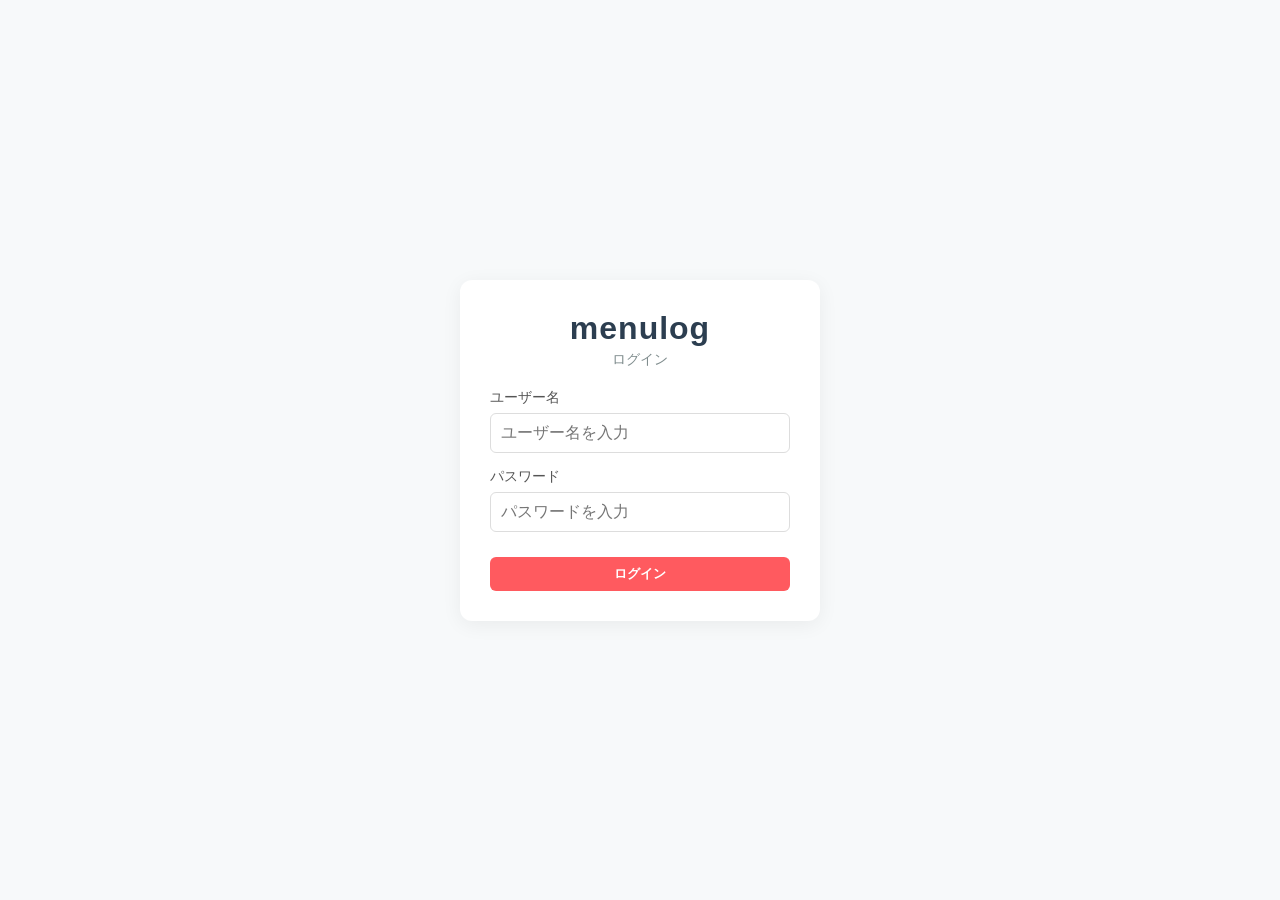
<file: src/main/resources/static/index.html>
<!doctype html>
<html lang="ja">
<head>
    <meta charset="UTF-8" />
    <meta name="viewport" content="width=device-width, initial-scale=1.0" />
    <title>menulog - 献立の記録</title>
    <link rel="stylesheet" href="style.css" />
</head>
<body>
<div class="container">
    <!-- ユーザーバー -->
    <div class="user-bar">
        <span class="logo">menulog</span>
        <div>
            <span><strong id="display-user">ゲスト</strong> さん</span>
            <button id="logout-btn" class="btn secondary-sm">ログアウト</button>
        </div>
    </div>

    <!-- カレンダーヘッダー -->
    <header class="calendar-header">
        <button id="prev-btn" class="btn icon">＜</button>
        <div class="month-display">
            <span id="year-text">2026</span>
            <h2 id="month-text">11</h2>
        </div>
        <button id="next-btn" class="btn icon">＞</button>
    </header>

    <!-- 縦型リスト形式カレンダー -->
    <div id="calendar-list" class="calendar-list"></div>

    <!-- 入力モーダル -->
    <div id="entry-form" class="entry-form hidden">
        <div class="modal-content">
            <h3 id="selected-date"></h3>
            <input
                    type="text"
                    id="diary-input"
                    placeholder="献立を入力"
            />
            <div class="button-group">
                <button id="save-btn" class="btn primary">保存</button>
                <button id="delete-btn" class="btn danger">削除</button>
                <button id="close-btn" class="btn secondary">キャンセル</button>
            </div>
        </div>
    </div>
</div>
<script src="app.js"></script>
</body>
</html>
</file>
<file: src/main/resources/static/style.css>
* {
    box-sizing: border-box;
    margin: 0;
    padding: 0;
}

body {
    font-family:
            "Helvetica Neue", Arial, "Hiragino Kaku Gothic ProN", "Hiragino Sans",
            sans-serif;
    background-color: #f7f9fa;
    color: #333;
    display: flex;
    justify-content: center;
    padding: 20px 10px;
}

body.auth-page {
    align-items: center;
    min-height: 100vh;
}

/* ロゴ・タイトル */
.app-title,
.logo {
    font-weight: bold;
    letter-spacing: 1px;
    color: #2c3e50;
}

.logo {
    font-size: 1.4rem;
}

.app-title {
    text-align: center;
    font-size: 2rem;
    margin-bottom: 4px;
}

.app-subtitle {
    text-align: center;
    font-size: 0.85rem;
    color: #7f8c8d;
    margin-bottom: 20px;
}

.card {
    background: white;
    padding: 30px;
    border-radius: 12px;
    box-shadow: 0 4px 20px rgba(0, 0, 0, 0.06);
    width: 100%;
    max-width: 360px;
}

.form-group {
    margin-bottom: 15px;
}

.form-group label {
    display: block;
    font-size: 0.85rem;
    margin-bottom: 6px;
    color: #555;
}

.form-group input {
    width: 100%;
    padding: 10px;
    border: 1px solid #ddd;
    border-radius: 6px;
    font-size: 1rem;
}

/* メインコンテナ */
.container {
    width: 100%;
    max-width: 500px;
    background: white;
    padding: 20px;
    border-radius: 12px;
    box-shadow: 0 4px 20px rgba(0, 0, 0, 0.05);
}

.user-bar {
    display: flex;
    justify-content: space-between;
    align-items: center;
    padding-bottom: 15px;
    border-bottom: 1px solid #eee;
    font-size: 0.9rem;
}

/* カレンダーヘッダー（画像イメージに寄せる） */
.calendar-header {
    display: flex;
    justify-content: space-between;
    align-items: center;
    padding: 15px 0;
    border-bottom: 3px solid #ff5a5f; /* 画像にあったアクセントライン */
    margin-bottom: 10px;
}

.month-display {
    text-align: center;
}

#year-text {
    font-size: 0.9rem;
    color: #7f8c8d;
    display: block;
}

#month-text {
    font-size: 2.2rem;
    line-height: 1;
    color: #2c3e50;
}

/* 縦型カレンダーリスト */
.calendar-list {
    display: flex;
    flex-direction: column;
}

.day-row {
    display: flex;
    align-items: center;
    padding: 8px 5px;
    border-bottom: 1px solid #eef2f5;
    cursor: pointer;
    transition: background 0.15s;
}

.day-row:hover {
    background-color: #f0f7ff;
}

.day-info {
    display: flex;
    width: 70px;
    font-weight: bold;
    font-size: 0.95rem;
}

.weekday {
    width: 25px;
    color: #555;
}

.day-num {
    width: 30px;
    text-align: right;
    margin-right: 15px;
}

/* 土日の色付け */
.day-row.sat .weekday,
.day-row.sat .day-num {
    color: #3498db;
}
.day-row.sun .weekday,
.day-row.sun .day-num {
    color: #e74c3c;
}

.diary-content {
    flex: 1;
    font-size: 0.9rem;
    color: #444;
    overflow: hidden;
    text-overflow: ellipsis;
    white-space: nowrap;
}

.diary-content.empty {
    color: #bbb;
    font-size: 0.8rem;
    font-style: italic;
}

/* モーダル / 編集フォーム */
.entry-form {
    position: fixed;
    top: 0;
    left: 0;
    width: 100%;
    height: 100%;
    background: rgba(0, 0, 0, 0.4);
    display: flex;
    justify-content: center;
    align-items: center;
    padding: 20px;
}

.entry-form.hidden {
    display: none;
}

.modal-content {
    background: white;
    padding: 20px;
    border-radius: 10px;
    width: 100%;
    max-width: 400px;
}

.modal-content input {
    width: 100%;
    padding: 10px;
    margin: 15px 0;
    border: 1px solid #ccc;
    border-radius: 6px;
    font-size: 1rem;
}

/* ボタンデザイン */
.button-group {
    display: flex;
    gap: 8px;
    justify-content: flex-end;
}
.btn {
    padding: 8px 14px;
    border: none;
    border-radius: 6px;
    cursor: pointer;
    font-weight: bold;
}
.btn.primary {
    background: #ff5a5f;
    color: white;
}
.btn.full-width {
    width: 100%;
    margin-top: 10px;
}
.btn.secondary {
    background: #e2e8f0;
    color: #4a5568;
}
.btn.secondary-sm {
    background: #edf2f7;
    color: #4a5568;
    padding: 4px 8px;
    font-size: 0.75rem;
    margin-left: 8px;
}
.btn.danger {
    background: #e53e3e;
    color: white;
}
.btn.icon {
    background: transparent;
    font-size: 1.2rem;
}
</file>
